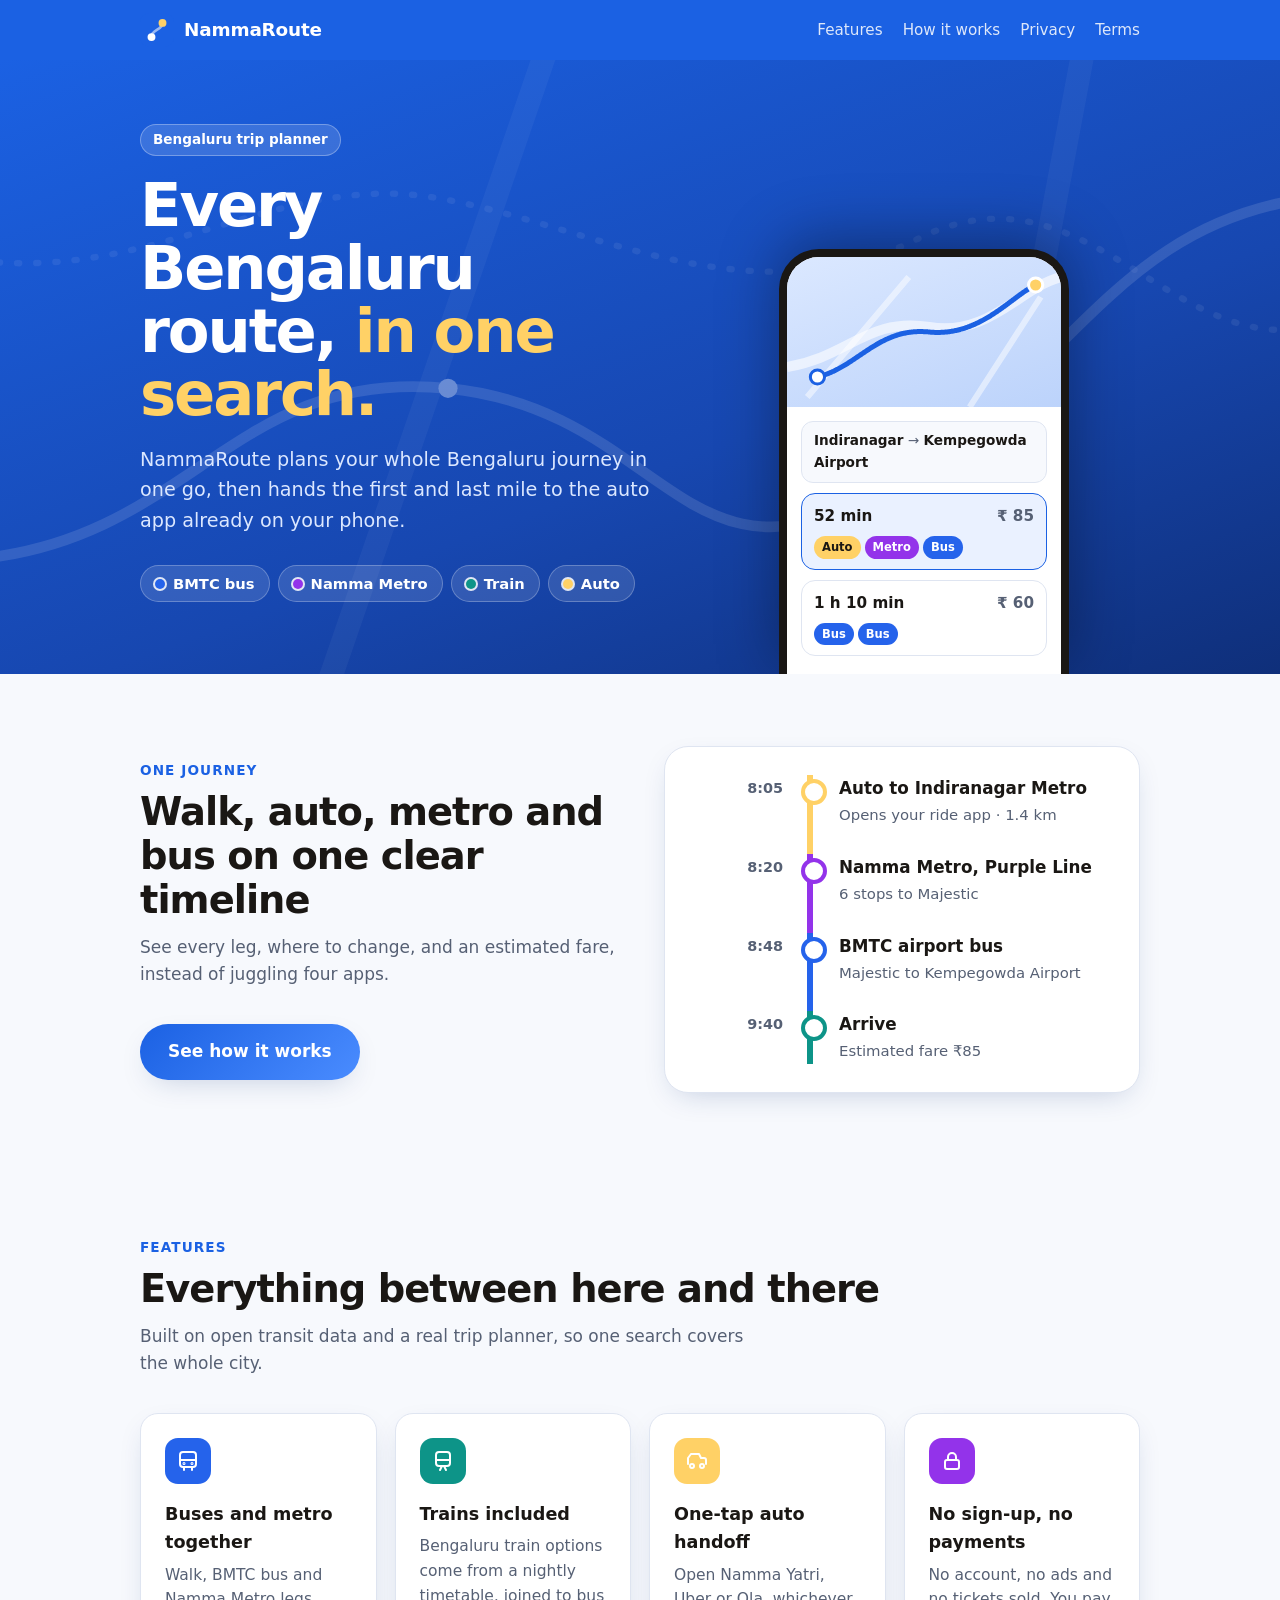
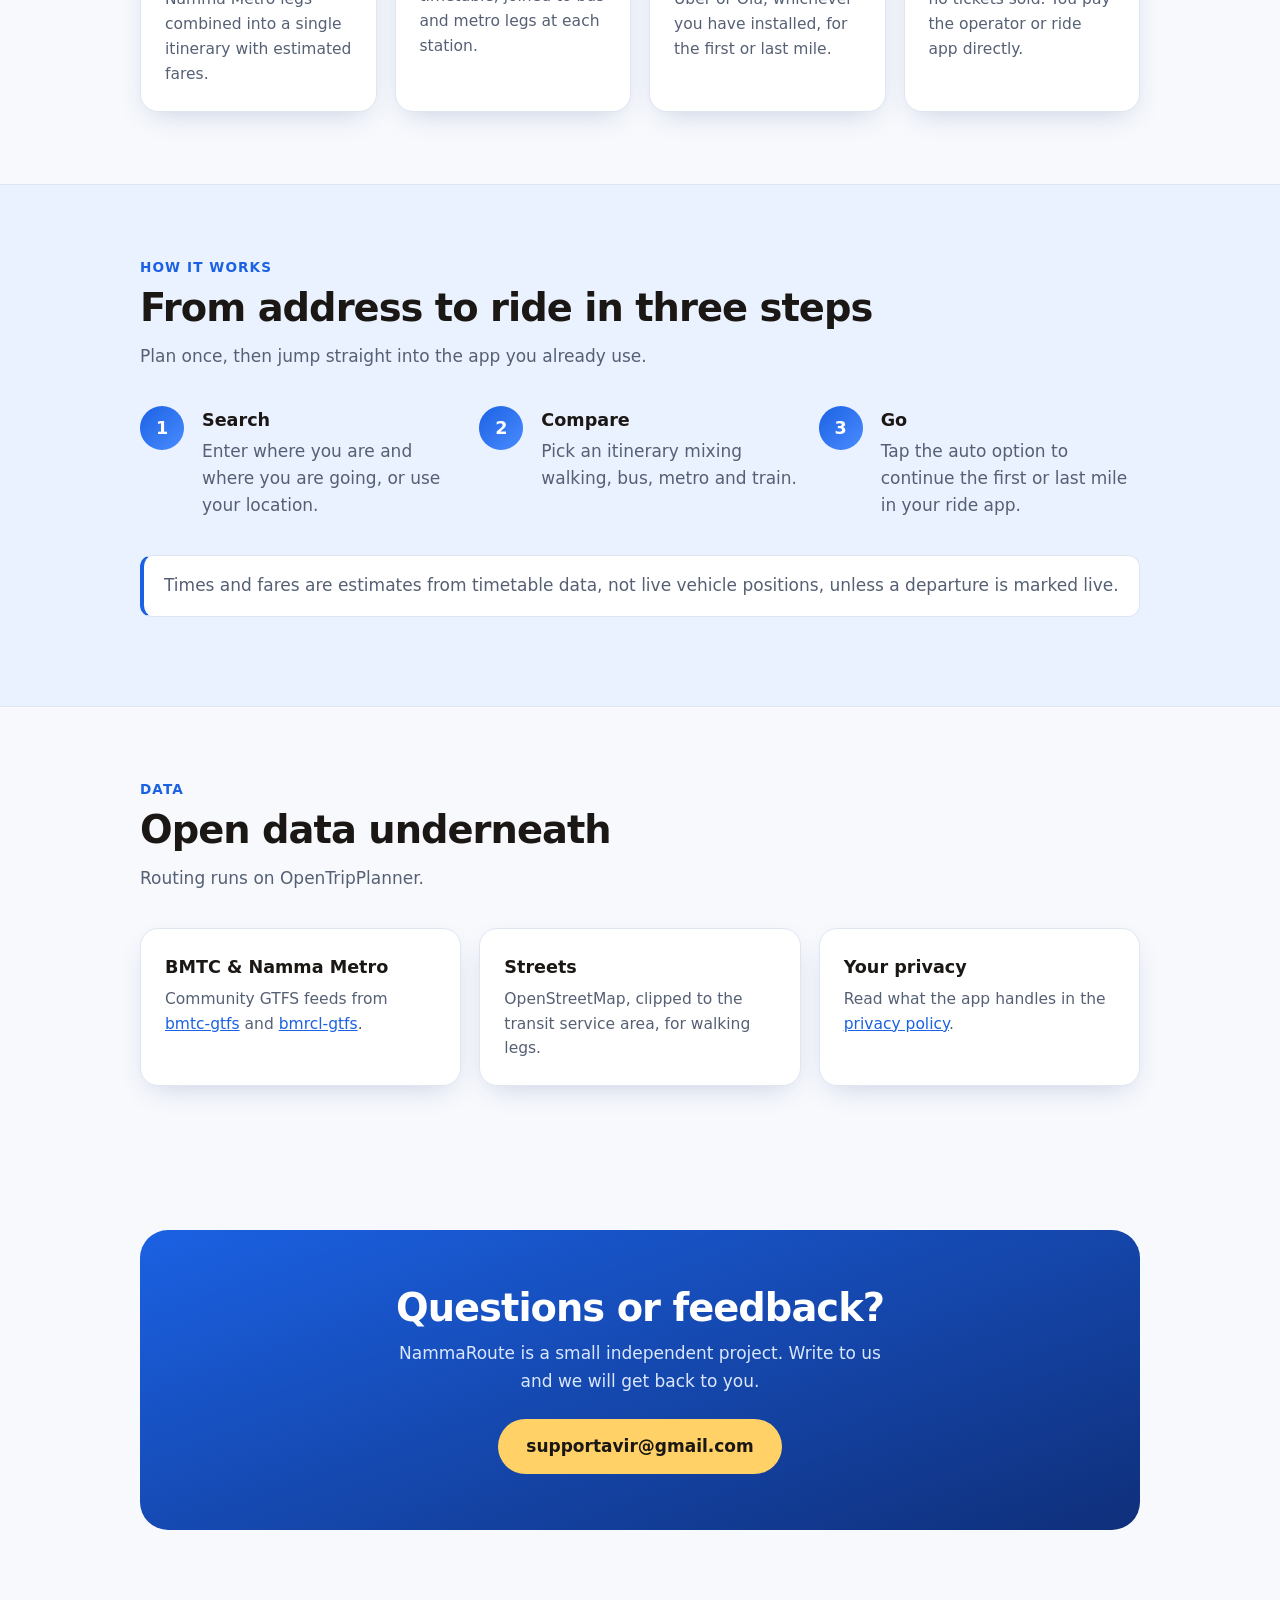
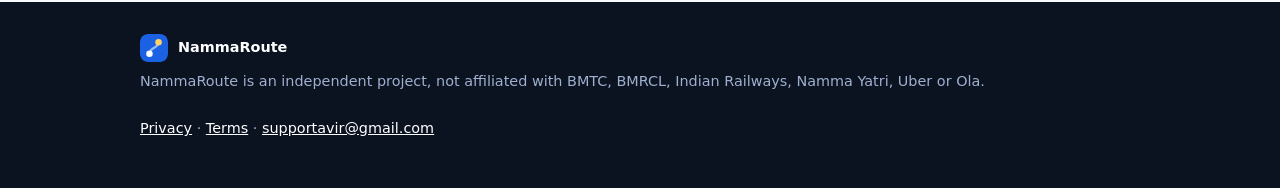
<file: index.html>
<!doctype html>
<html lang="en">
<head>
<meta charset="utf-8">
<meta name="viewport" content="width=device-width, initial-scale=1">
<title>NammaRoute – Bengaluru trip planner</title>
<meta name="description" content="Plan Bengaluru trips across BMTC buses, Namma Metro and trains, with a one-tap handoff to Namma Yatri, Uber or Ola.">
<meta name="theme-color" content="#1b61e3">
<link rel="icon" href="icon.svg" type="image/svg+xml">
<link rel="apple-touch-icon" href="apple-touch-icon.png">
<meta property="og:title" content="NammaRoute">
<meta property="og:image" content="https://agndreamz.github.io/nrpage/icon-512.png">
<link rel="stylesheet" href="style.css?v=4">
</head>
<body>
<header class="top"><div class="wrap">
<a class="logo" href="./"><img src="icon.svg" alt="" width="34" height="34"><span>NammaRoute</span></a>
<nav><a href="./#features">Features</a><a href="./#how">How it works</a><a href="privacy.html">Privacy</a><a href="terms.html">Terms</a></nav>
</div></header>
<main>
<div class="hero v3"><div class="wrap">
<div class="copy">
<span class="pill">Bengaluru trip planner</span>
<h1>Every Bengaluru route, <em>in one search.</em></h1>
<p class="lead">NammaRoute plans your whole Bengaluru journey in one go, then hands the first and last mile to the auto app already on your phone.</p>
<div class="chips">
<span class="chip"><span class="dot" style="background:var(--bus)"></span>BMTC bus</span>
<span class="chip"><span class="dot" style="background:var(--metro)"></span>Namma Metro</span>
<span class="chip"><span class="dot" style="background:var(--train)"></span>Train</span>
<span class="chip"><span class="dot" style="background:var(--auto)"></span>Auto</span>
</div>
</div>
<div class="phone" aria-hidden="true">
<div class="map"><svg viewBox="0 0 270 150" preserveAspectRatio="none"><path d="M0 110C60 100 80 60 140 70S230 30 270 20" stroke="#fff" stroke-opacity=".6" stroke-width="10" fill="none"/><path d="M20 140L120 20M180 150L250 40" stroke="#fff" stroke-opacity=".5" stroke-width="6" fill="none"/><path d="M30 120C70 110 90 70 140 75S220 40 245 28" stroke="#1b61e3" stroke-width="5" fill="none" stroke-linecap="round" stroke-dasharray="1 0"/><circle cx="30" cy="120" r="7" fill="#fff" stroke="#1b61e3" stroke="#fff" stroke-width="3"/><circle cx="245" cy="28" r="7" fill="#ffd166" stroke="#fff" stroke-width="3"/></svg></div>
<div class="sheet">
<div class="search"><b>Indiranagar</b> → <b>Kempegowda Airport</b></div>
<div class="trip best"><div class="row"><span>52 min</span><span>₹ 85</span></div><div class="legs"><span style="background:var(--auto);color:#1a1714">Auto</span><span style="background:var(--metro)">Metro</span><span style="background:var(--bus)">Bus</span></div></div>
<div class="trip"><div class="row"><span>1 h 10 min</span><span>₹ 60</span></div><div class="legs"><span style="background:var(--bus)">Bus</span><span style="background:var(--bus)">Bus</span></div></div>
</div></div>
</div></div>

<section><div class="wrap split">
<div>
<p class="eyebrow">One journey</p>
<h2>Walk, auto, metro and bus on one clear timeline</h2>
<p class="sub">See every leg, where to change, and an estimated fare, instead of juggling four apps.</p>
<a class="btn" href="#how">See how it works</a>
</div>
<div class="timeline"><div class="tl">
<div class="t">8:05</div><div class="b" style="--c:var(--auto)"><h4>Auto to Indiranagar Metro</h4><p>Opens your ride app · 1.4 km</p></div>
<div class="t">8:20</div><div class="b" style="--c:var(--metro)"><h4>Namma Metro, Purple Line</h4><p>6 stops to Majestic</p></div>
<div class="t">8:48</div><div class="b" style="--c:var(--bus)"><h4>BMTC airport bus</h4><p>Majestic to Kempegowda Airport</p></div>
<div class="t">9:40</div><div class="b" style="--c:var(--train)"><h4>Arrive</h4><p>Estimated fare ₹85</p></div>
</div></div>
</div></section>

<section id="features"><div class="wrap">
<p class="eyebrow">Features</p>
<h2>Everything between here and there</h2>
<p class="sub">Built on open transit data and a real trip planner, so one search covers the whole city.</p>
<div class="grid">
<div class="card"><div class="ico" style="background:var(--bus)"><svg viewBox="0 0 24 24" fill="none" stroke="currentColor" stroke-width="2" stroke-linecap="round" stroke-linejoin="round"><rect x="4" y="3" width="16" height="15" rx="3"/><path d="M4 11h16M8 21v-3M16 21v-3"/><circle cx="8" cy="14.5" r=".5"/><circle cx="16" cy="14.5" r=".5"/></svg></div><h3>Buses and metro together</h3><p>Walk, BMTC bus and Namma Metro legs combined into a single itinerary with estimated fares.</p></div>
<div class="card"><div class="ico" style="background:var(--train)"><svg viewBox="0 0 24 24" fill="none" stroke="currentColor" stroke-width="2" stroke-linecap="round" stroke-linejoin="round"><rect x="5" y="3" width="14" height="14" rx="3"/><path d="M5 11h14M9 21l2-4M15 21l-2-4"/></svg></div><h3>Trains included</h3><p>Bengaluru train options come from a nightly timetable, joined to bus and metro legs at each station.</p></div>
<div class="card"><div class="ico" style="background:var(--auto)"><svg viewBox="0 0 24 24" fill="none" stroke="currentColor" stroke-width="2" stroke-linecap="round" stroke-linejoin="round"><path d="M3 15V9l3-4h8l2 4h3a2 2 0 0 1 2 2v4"/><circle cx="7" cy="17" r="2"/><circle cx="17" cy="17" r="2"/></svg></div><h3>One-tap auto handoff</h3><p>Open Namma Yatri, Uber or Ola, whichever you have installed, for the first or last mile.</p></div>
<div class="card"><div class="ico" style="background:var(--metro)"><svg viewBox="0 0 24 24" fill="none" stroke="currentColor" stroke-width="2" stroke-linecap="round" stroke-linejoin="round"><rect x="5" y="11" width="14" height="9" rx="2"/><path d="M8 11V8a4 4 0 0 1 8 0v3"/></svg></div><h3>No sign-up, no payments</h3><p>No account, no ads and no tickets sold. You pay the operator or ride app directly.</p></div>
</div></div></section>

<section id="how" class="band"><div class="wrap">
<p class="eyebrow">How it works</p>
<h2>From address to ride in three steps</h2>
<p class="sub">Plan once, then jump straight into the app you already use.</p>
<div class="steps">
<div class="step"><h3>Search</h3><p>Enter where you are and where you are going, or use your location.</p></div>
<div class="step"><h3>Compare</h3><p>Pick an itinerary mixing walking, bus, metro and train.</p></div>
<div class="step"><h3>Go</h3><p>Tap the auto option to continue the first or last mile in your ride app.</p></div>
</div>
<p class="note">Times and fares are estimates from timetable data, not live vehicle positions, unless a departure is marked live.</p>
</div></section>

<section><div class="wrap">
<p class="eyebrow">Data</p>
<h2>Open data underneath</h2>
<p class="sub">Routing runs on OpenTripPlanner.</p>
<div class="grid">
<div class="card"><h3>BMTC &amp; Namma Metro</h3><p>Community GTFS feeds from <a href="https://github.com/Vonter/bmtc-gtfs">bmtc-gtfs</a> and <a href="https://github.com/Vonter/bmrcl-gtfs">bmrcl-gtfs</a>.</p></div>
<div class="card"><h3>Streets</h3><p>OpenStreetMap, clipped to the transit service area, for walking legs.</p></div>
<div class="card"><h3>Your privacy</h3><p>Read what the app handles in the <a href="privacy.html">privacy policy</a>.</p></div>
</div></div></section>
<section><div class="wrap"><div class="cta">
<h2>Questions or feedback?</h2>
<p>NammaRoute is a small independent project. Write to us and we will get back to you.</p>
<a class="btn" href="mailto:supportavir@gmail.com">supportavir@gmail.com</a>
</div></div></section>
</main>
<footer><div class="wrap">
<div><div class="footbrand"><img src="icon.svg" alt="" width="28" height="28">NammaRoute</div>NammaRoute is an independent project, not affiliated with BMTC, BMRCL, Indian Railways, Namma Yatri, Uber or Ola.</div>
<div><a href="privacy.html">Privacy</a> · <a href="terms.html">Terms</a> · <a href="mailto:supportavir@gmail.com">supportavir@gmail.com</a></div>
</div></footer>
</body>
</html>
</file>
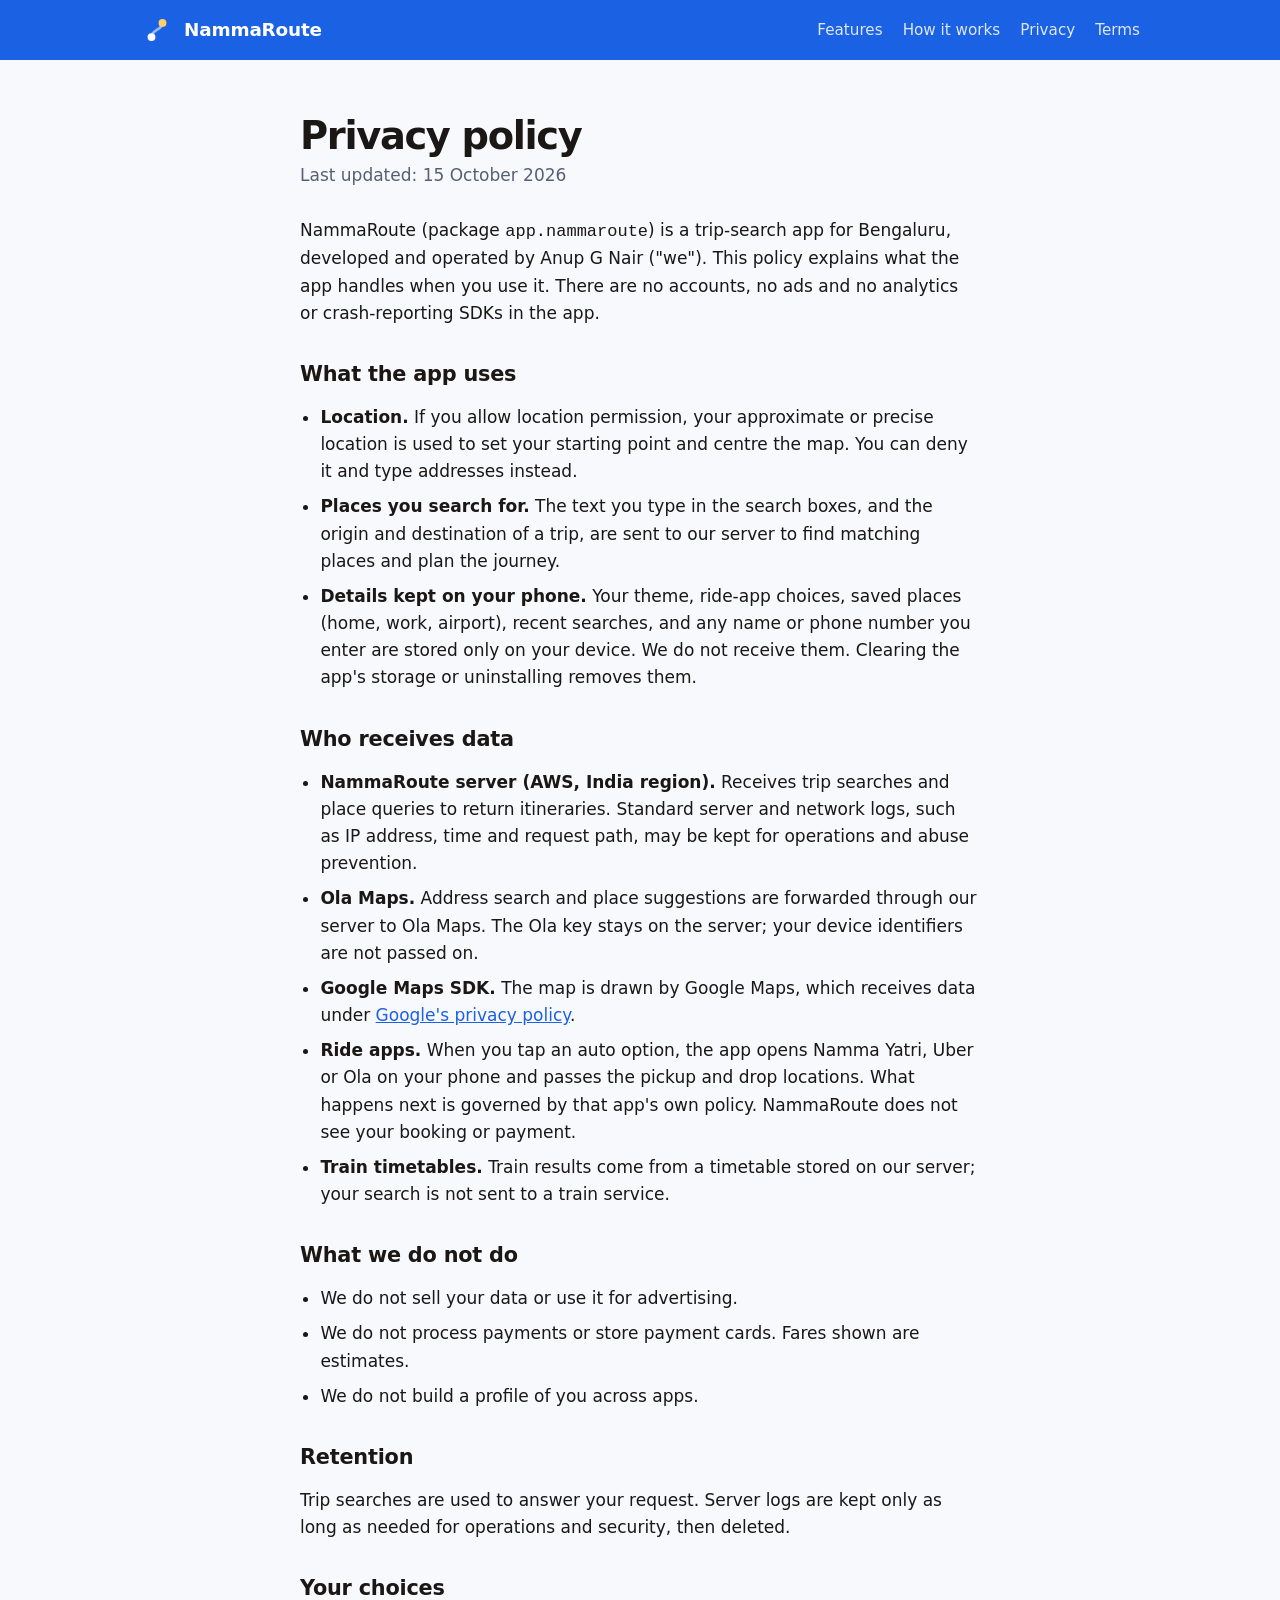
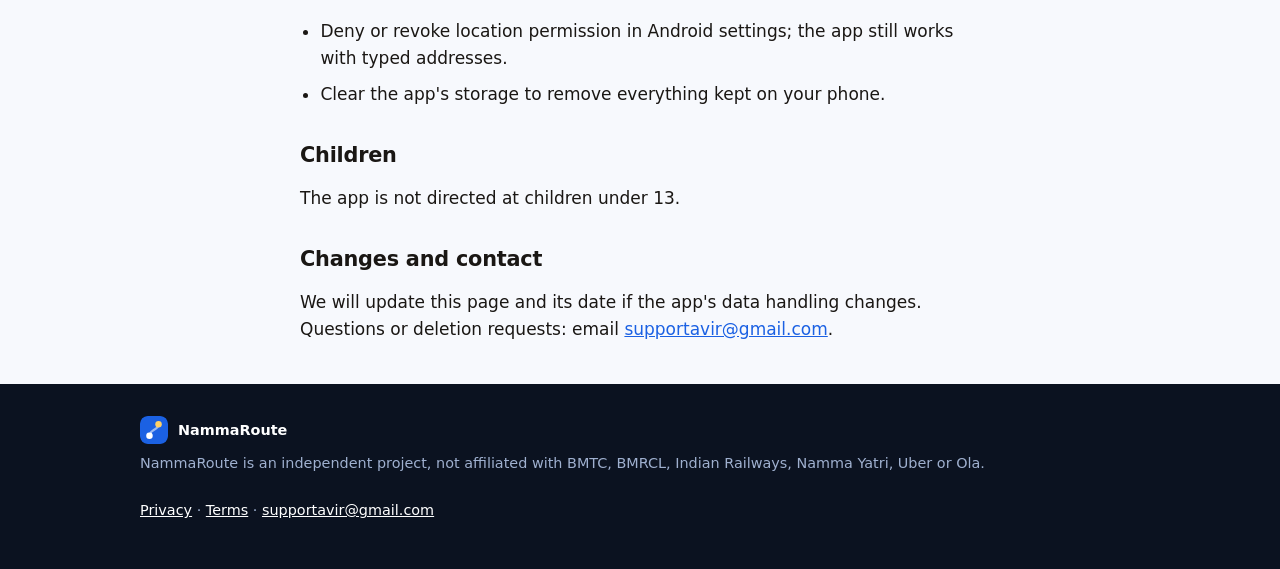
<file: privacy.html>
<!doctype html>
<html lang="en">
<head>
<meta charset="utf-8">
<meta name="viewport" content="width=device-width, initial-scale=1">
<title>Privacy policy – NammaRoute</title>
<meta name="description" content="What the NammaRoute app collects, why, and who receives it.">
<meta name="theme-color" content="#1b61e3">
<link rel="icon" href="icon.svg" type="image/svg+xml">
<link rel="apple-touch-icon" href="apple-touch-icon.png">
<meta property="og:title" content="NammaRoute">
<meta property="og:image" content="https://agndreamz.github.io/nrpage/icon-512.png">
<link rel="stylesheet" href="style.css?v=4">
</head>
<body>
<header class="top"><div class="wrap">
<a class="logo" href="./"><img src="icon.svg" alt="" width="34" height="34"><span>NammaRoute</span></a>
<nav><a href="./#features">Features</a><a href="./#how">How it works</a><a href="privacy.html">Privacy</a><a href="terms.html">Terms</a></nav>
</div></header>
<main class="doc">
<h1 class="page">Privacy policy</h1>
<p class="updated">Last updated: 15 October 2026</p>

<p>NammaRoute (package <code>app.nammaroute</code>) is a trip-search app for Bengaluru, developed and operated by Anup G Nair ("we"). This policy explains what the app handles when you use it. There are no accounts, no ads and no analytics or crash-reporting SDKs in the app.</p>

<h2>What the app uses</h2>
<ul>
<li><strong>Location.</strong> If you allow location permission, your approximate or precise location is used to set your starting point and centre the map. You can deny it and type addresses instead.</li>
<li><strong>Places you search for.</strong> The text you type in the search boxes, and the origin and destination of a trip, are sent to our server to find matching places and plan the journey.</li>
<li><strong>Details kept on your phone.</strong> Your theme, ride-app choices, saved places (home, work, airport), recent searches, and any name or phone number you enter are stored only on your device. We do not receive them. Clearing the app's storage or uninstalling removes them.</li>
</ul>

<h2>Who receives data</h2>
<ul>
<li><strong>NammaRoute server (AWS, India region).</strong> Receives trip searches and place queries to return itineraries. Standard server and network logs, such as IP address, time and request path, may be kept for operations and abuse prevention.</li>
<li><strong>Ola Maps.</strong> Address search and place suggestions are forwarded through our server to Ola Maps. The Ola key stays on the server; your device identifiers are not passed on.</li>
<li><strong>Google Maps SDK.</strong> The map is drawn by Google Maps, which receives data under <a href="https://policies.google.com/privacy">Google's privacy policy</a>.</li>
<li><strong>Ride apps.</strong> When you tap an auto option, the app opens Namma Yatri, Uber or Ola on your phone and passes the pickup and drop locations. What happens next is governed by that app's own policy. NammaRoute does not see your booking or payment.</li>
<li><strong>Train timetables.</strong> Train results come from a timetable stored on our server; your search is not sent to a train service.</li>
</ul>

<h2>What we do not do</h2>
<ul>
<li>We do not sell your data or use it for advertising.</li>
<li>We do not process payments or store payment cards. Fares shown are estimates.</li>
<li>We do not build a profile of you across apps.</li>
</ul>

<h2>Retention</h2>
<p>Trip searches are used to answer your request. Server logs are kept only as long as needed for operations and security, then deleted.</p>

<h2>Your choices</h2>
<ul>
<li>Deny or revoke location permission in Android settings; the app still works with typed addresses.</li>
<li>Clear the app's storage to remove everything kept on your phone.</li>
</ul>

<h2>Children</h2>
<p>The app is not directed at children under 13.</p>

<h2>Changes and contact</h2>
<p>We will update this page and its date if the app's data handling changes. Questions or deletion requests: email <a href="mailto:supportavir@gmail.com">supportavir@gmail.com</a>.</p>

</main>
<footer><div class="wrap">
<div><div class="footbrand"><img src="icon.svg" alt="" width="28" height="28">NammaRoute</div>NammaRoute is an independent project, not affiliated with BMTC, BMRCL, Indian Railways, Namma Yatri, Uber or Ola.</div>
<div><a href="privacy.html">Privacy</a> · <a href="terms.html">Terms</a> · <a href="mailto:supportavir@gmail.com">supportavir@gmail.com</a></div>
</div></footer>
</body>
</html>
</file>
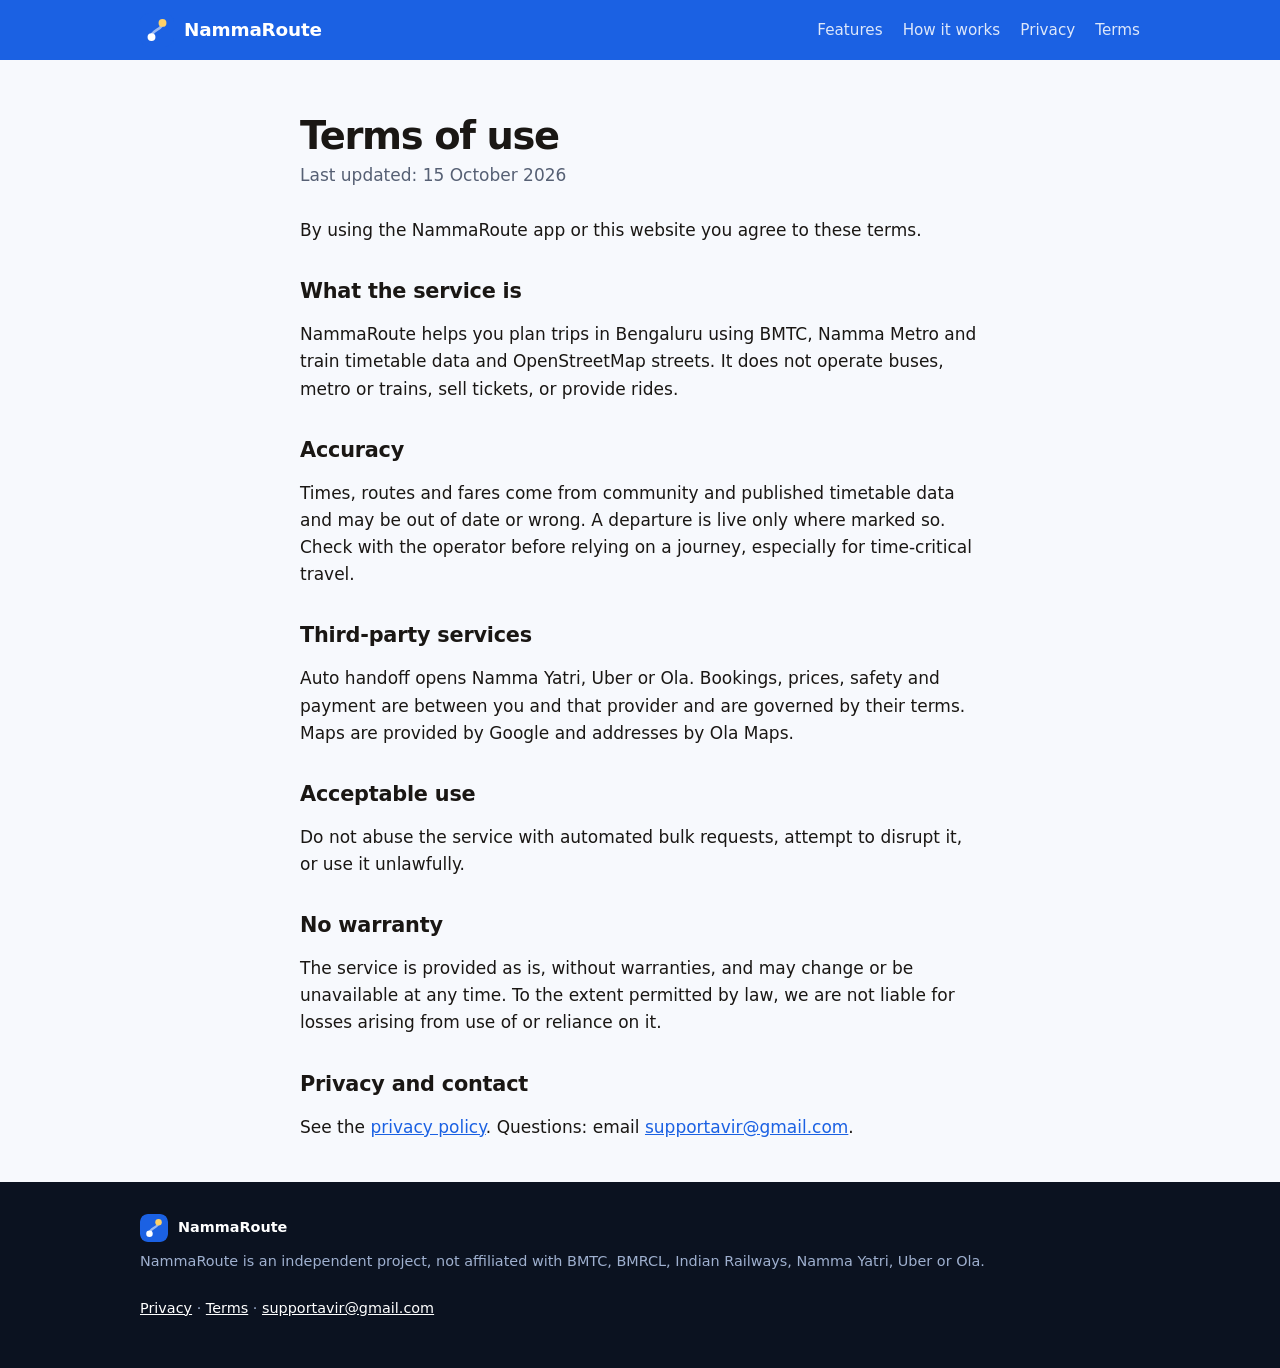
<file: terms.html>
<!doctype html>
<html lang="en">
<head>
<meta charset="utf-8">
<meta name="viewport" content="width=device-width, initial-scale=1">
<title>Terms of use – NammaRoute</title>
<meta name="description" content="Terms for using the NammaRoute app and website.">
<meta name="theme-color" content="#1b61e3">
<link rel="icon" href="icon.svg" type="image/svg+xml">
<link rel="apple-touch-icon" href="apple-touch-icon.png">
<meta property="og:title" content="NammaRoute">
<meta property="og:image" content="https://agndreamz.github.io/nrpage/icon-512.png">
<link rel="stylesheet" href="style.css?v=4">
</head>
<body>
<header class="top"><div class="wrap">
<a class="logo" href="./"><img src="icon.svg" alt="" width="34" height="34"><span>NammaRoute</span></a>
<nav><a href="./#features">Features</a><a href="./#how">How it works</a><a href="privacy.html">Privacy</a><a href="terms.html">Terms</a></nav>
</div></header>
<main class="doc">
<h1 class="page">Terms of use</h1>
<p class="updated">Last updated: 15 October 2026</p>

<p>By using the NammaRoute app or this website you agree to these terms.</p>

<h2>What the service is</h2>
<p>NammaRoute helps you plan trips in Bengaluru using BMTC, Namma Metro and train timetable data and OpenStreetMap streets. It does not operate buses, metro or trains, sell tickets, or provide rides.</p>

<h2>Accuracy</h2>
<p>Times, routes and fares come from community and published timetable data and may be out of date or wrong. A departure is live only where marked so. Check with the operator before relying on a journey, especially for time-critical travel.</p>

<h2>Third-party services</h2>
<p>Auto handoff opens Namma Yatri, Uber or Ola. Bookings, prices, safety and payment are between you and that provider and are governed by their terms. Maps are provided by Google and addresses by Ola Maps.</p>

<h2>Acceptable use</h2>
<p>Do not abuse the service with automated bulk requests, attempt to disrupt it, or use it unlawfully.</p>

<h2>No warranty</h2>
<p>The service is provided as is, without warranties, and may change or be unavailable at any time. To the extent permitted by law, we are not liable for losses arising from use of or reliance on it.</p>

<h2>Privacy and contact</h2>
<p>See the <a href="privacy.html">privacy policy</a>. Questions: email <a href="mailto:supportavir@gmail.com">supportavir@gmail.com</a>.</p>

</main>
<footer><div class="wrap">
<div><div class="footbrand"><img src="icon.svg" alt="" width="28" height="28">NammaRoute</div>NammaRoute is an independent project, not affiliated with BMTC, BMRCL, Indian Railways, Namma Yatri, Uber or Ola.</div>
<div><a href="privacy.html">Privacy</a> · <a href="terms.html">Terms</a> · <a href="mailto:supportavir@gmail.com">supportavir@gmail.com</a></div>
</div></footer>
</body>
</html>
</file>
<file: style.css>
:root{--bg:#f7f9fd;--fg:#1a1714;--muted:#566074;--card:#fff;--line:#dfe5f1;--accent:#1b61e3;--accent2:#4a8cff;--bus:#2563eb;--metro:#9333ea;--train:#0d9488;--auto:#ffd166;--soft:#eaf1ff;--shadow:0 10px 30px -12px rgba(20,50,120,.25)}
@media (prefers-color-scheme:dark){:root{--bg:#0d1118;--fg:#f4f1ea;--muted:#aaa497;--card:#161c26;--line:#273042;--accent:#6ea2ff;--accent2:#3b7bf0;--bus:#60a5fa;--metro:#c084fc;--train:#2dd4bf;--soft:#111b2e;--shadow:0 10px 30px -12px rgba(0,0,0,.6)}}
*{box-sizing:border-box}
html{scroll-behavior:smooth}
body{margin:0;background:var(--bg);color:var(--fg);font:17px/1.6 system-ui,-apple-system,"Segoe UI",Roboto,sans-serif;-webkit-font-smoothing:antialiased}
.wrap{max-width:1040px;margin:0 auto;padding:0 20px}
a{color:var(--accent)}
.top{position:sticky;top:0;z-index:10;backdrop-filter:blur(12px);background:color-mix(in srgb,var(--bg) 82%,transparent);border-bottom:1px solid var(--line)}
.top .wrap{display:flex;align-items:center;justify-content:space-between;height:60px}
.logo{display:flex;align-items:center;gap:10px;font-weight:800;font-size:1.15rem;color:var(--fg);text-decoration:none;letter-spacing:-.01em}
.logo img{width:34px;height:34px;border-radius:9px;display:block}
nav{display:flex;gap:20px;font-size:.95rem}
nav a{color:var(--muted);text-decoration:none;font-weight:500}
nav a:hover{color:var(--accent)}
.hero{position:relative;overflow:hidden;background:radial-gradient(900px 420px at 85% -10%,color-mix(in srgb,var(--accent2) 35%,transparent),transparent 70%),radial-gradient(700px 400px at -10% 110%,color-mix(in srgb,var(--accent) 22%,transparent),transparent 70%)}
.hero .wrap{display:grid;grid-template-columns:1.1fr .9fr;gap:40px;align-items:center;padding-top:72px;padding-bottom:80px}
.appicon{width:84px;height:84px;border-radius:22px;box-shadow:var(--shadow);display:block;margin-bottom:20px}
.pill{display:inline-block;background:var(--soft);color:var(--accent);border:1px solid color-mix(in srgb,var(--accent) 30%,transparent);padding:4px 12px;border-radius:99px;font-size:.85rem;font-weight:600;margin-bottom:18px}
h1{font-size:clamp(2.4rem,6vw,4rem);line-height:1.04;letter-spacing:-.035em;margin:0 0 18px}
h1 em{font-style:normal;background:linear-gradient(90deg,var(--accent),var(--accent2));-webkit-background-clip:text;background-clip:text;color:transparent}
.lead{font-size:1.2rem;color:var(--muted);margin:0 0 28px;max-width:30em}
.chips{display:flex;gap:8px;flex-wrap:wrap}
.chip{display:inline-flex;align-items:center;gap:8px;background:var(--card);border:1px solid var(--line);border-radius:99px;padding:6px 14px;font-weight:600;font-size:.92rem;box-shadow:var(--shadow)}
.dot{width:10px;height:10px;border-radius:50%}
.phone{justify-self:center;width:290px;background:var(--card);border:8px solid #1a1714;border-radius:40px;box-shadow:0 30px 60px -20px rgba(20,50,120,.4);overflow:hidden;transform:rotate(2deg)}
@media (prefers-color-scheme:dark){.phone{border-color:#3a3631}}
.phone .map{height:150px;background:linear-gradient(160deg,#dbe8ff,#bcd3fb);position:relative}
@media (prefers-color-scheme:dark){.phone .map{background:linear-gradient(160deg,#18233a,#111a2b)}}
.phone .map svg{position:absolute;inset:0;width:100%;height:100%}
.sheet{padding:14px 14px 18px}
.search{background:var(--bg);border:1px solid var(--line);border-radius:12px;padding:8px 12px;font-size:.85rem;color:var(--muted);margin-bottom:8px}
.search b{color:var(--fg)}
.trip{border:1px solid var(--line);border-radius:14px;padding:10px 12px;margin-top:10px}
.trip.best{border-color:var(--accent);background:var(--soft)}
.trip .row{display:flex;justify-content:space-between;font-weight:700;font-size:.95rem}
.trip .row span:last-child{color:var(--muted);font-weight:600}
.legs{display:flex;gap:4px;margin-top:8px;font-size:.72rem;font-weight:700;color:#fff}
.legs span{padding:2px 8px;border-radius:99px}
section{padding:72px 0}
.eyebrow{color:var(--accent);font-weight:700;font-size:.85rem;letter-spacing:.08em;text-transform:uppercase;margin:0 0 8px}
h2{font-size:clamp(1.7rem,3.6vw,2.4rem);letter-spacing:-.025em;line-height:1.15;margin:0 0 12px}
.sub{color:var(--muted);max-width:36em;margin:0 0 36px}
.grid{display:grid;gap:18px;grid-template-columns:repeat(auto-fit,minmax(230px,1fr))}
.card{background:var(--card);border:1px solid var(--line);border-radius:18px;padding:24px;box-shadow:var(--shadow);transition:transform .2s}
.card:hover{transform:translateY(-3px)}
.ico{width:46px;height:46px;border-radius:13px;display:grid;place-items:center;margin-bottom:16px;color:#fff}
.ico svg{width:24px;height:24px}
.card h3{margin:0 0 6px;font-size:1.1rem}
.card p{margin:0;color:var(--muted);font-size:.97rem}
.band{background:var(--soft);border-block:1px solid var(--line)}
.steps{counter-reset:s;display:grid;gap:18px;grid-template-columns:repeat(auto-fit,minmax(240px,1fr))}
.step{position:relative;padding-left:62px}
.step::before{counter-increment:s;content:counter(s);position:absolute;left:0;top:0;width:44px;height:44px;border-radius:50%;background:linear-gradient(135deg,var(--accent),var(--accent2));color:#fff;font-weight:800;display:grid;place-items:center;font-size:1.1rem}
.step h3{margin:0 0 4px;font-size:1.1rem}
.step p{margin:0;color:var(--muted)}
.note{background:var(--card);border:1px solid var(--line);border-left:4px solid var(--accent);border-radius:12px;padding:16px 20px;color:var(--muted);margin-top:36px}
.cta{text-align:center}
.btn{display:inline-block;background:linear-gradient(135deg,var(--accent),var(--accent2));color:#fff;text-decoration:none;font-weight:700;padding:14px 28px;border-radius:99px;box-shadow:var(--shadow)}
footer{border-top:1px solid var(--line);padding:32px 0 48px;color:var(--muted);font-size:.9rem}
footer .wrap{display:flex;gap:24px;justify-content:space-between;flex-wrap:wrap}
footer a{color:var(--muted)}
/* legal pages */
.doc{max-width:720px;padding:56px 20px 24px;margin:0 auto}
.doc h1{font-size:2.4rem;margin-bottom:6px}
.updated{color:var(--muted);margin:0 0 28px}
.doc h2{font-size:1.3rem;margin:36px 0 10px;letter-spacing:-.01em}
.doc ul{padding-left:1.2em}.doc li{margin:8px 0}
@media (max-width:760px){.hero .wrap{grid-template-columns:1fr;padding-top:48px}.phone{transform:none}nav{gap:14px}.logo span{display:none}}
.footbrand{display:flex;align-items:center;gap:10px;color:var(--fg);font-weight:700;margin-bottom:8px}.footbrand img{width:28px;height:28px;border-radius:8px}

/* v3 bold theme */
body{background:var(--bg)}
.top{background:#1b61e3;border-bottom:0;backdrop-filter:none}
.top .logo,.top nav a{color:#fff}
.top nav a{opacity:.85}.top nav a:hover{opacity:1;color:#fff}
.logo span{display:inline!important}
.hero.v3{background:linear-gradient(160deg,#1b61e3 0%,#1747b0 60%,#0f2f7a 100%);color:#fff;position:relative;overflow:hidden}
.hero.v3::before{content:"";position:absolute;inset:0;background:url("route-bg.svg") center/cover no-repeat;opacity:.35}
.hero.v3 .wrap{position:relative;padding-top:64px;padding-bottom:0;align-items:end}
.hero.v3 h1{color:#fff;font-size:clamp(2.4rem,5.5vw,3.8rem)}
.hero.v3 h1 em{background:none;color:#ffd166;-webkit-text-fill-color:#ffd166}
.hero.v3 .lead{color:#dbe7ff}
.hero.v3 .pill{background:rgba(255,255,255,.14);color:#fff;border-color:rgba(255,255,255,.3)}
.hero.v3 .chip{background:rgba(255,255,255,.12);border-color:rgba(255,255,255,.25);color:#fff;box-shadow:none}
.hero.v3 .copy{padding-bottom:72px;align-self:center}
.hero.v3 .phone{border-bottom:0;border-radius:40px 40px 0 0;transform:none;margin-bottom:0;box-shadow:0 -10px 60px rgba(0,0,0,.35)}
.appicon{display:none}
.timeline{background:var(--card);border:1px solid var(--line);border-radius:24px;padding:28px;box-shadow:var(--shadow)}
.tl{display:grid;grid-template-columns:90px 1fr;gap:0 18px}
.tl .t{color:var(--muted);font-weight:700;text-align:right;padding-top:2px;font-size:.9rem}
.tl .b{position:relative;padding:0 0 26px 26px;border-left:6px solid var(--c);margin-left:6px}
.tl .b::before{content:"";position:absolute;left:-12px;top:4px;width:18px;height:18px;border-radius:50%;background:var(--card);border:4px solid var(--c)}
.tl .b h4{margin:0;font-size:1.05rem}.tl .b p{margin:2px 0 0;color:var(--muted);font-size:.93rem}
.tl .b:last-child{padding-bottom:0}
.split{display:grid;grid-template-columns:1fr 1fr;gap:48px;align-items:center}
.cta{background:linear-gradient(160deg,#1b61e3,#0f2f7a);color:#fff;border-radius:28px;padding:56px 28px;text-align:center;position:relative;overflow:hidden}
.cta h2{color:#fff;margin-bottom:10px}.cta p{color:#dbe7ff;margin:0 auto 24px;max-width:30em}
.cta .btn{background:#ffd166;color:#1a1714;box-shadow:none}
footer{background:#0b1220;border:0;color:#9fb0cf}
footer .footbrand,footer a{color:#fff}
@media (max-width:760px){.split{grid-template-columns:1fr}.tl{grid-template-columns:64px 1fr}.hero.v3 .copy{padding-bottom:40px}.hero.v3 .phone{width:260px}}
.hero.v3 .phone{color:var(--fg);background:var(--card)}
.hero.v3 .chip .dot{box-shadow:0 0 0 2px rgba(255,255,255,.85)}
.hero.v3 .trip .row span:last-child{color:var(--muted)}
</file>
